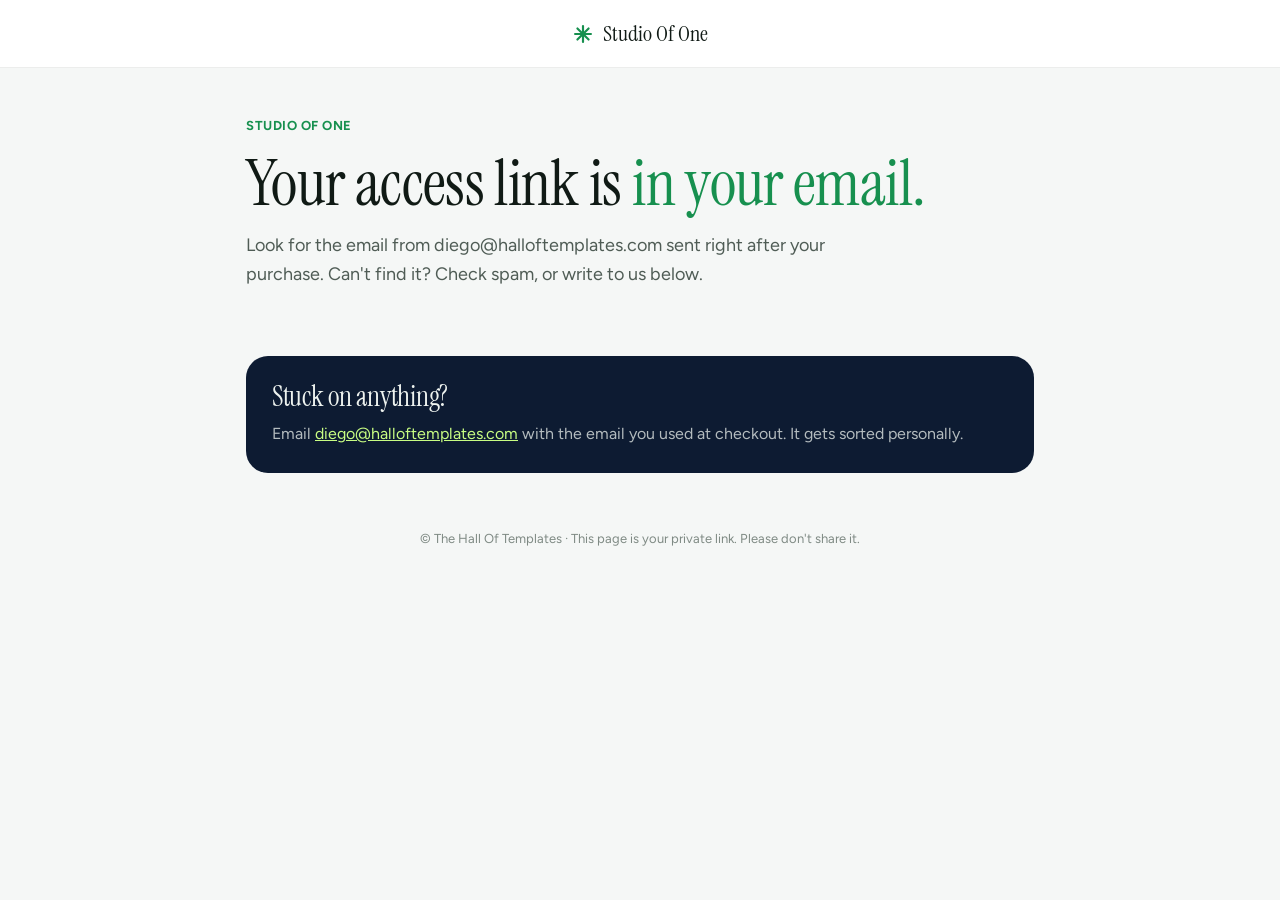
<file: index.html>
<!doctype html>
<html lang="en">
<head>
<meta charset="utf-8">
<meta name="viewport" content="width=device-width, initial-scale=1, viewport-fit=cover">
<meta name="robots" content="noindex, nofollow">
<title>Studio Of One access</title>
<link rel="stylesheet" href="https://fonts.googleapis.com/css2?family=Figtree:wght@400;500;600;700;800&family=Instrument+Serif&display=swap">
<link rel="stylesheet" href="style.css">
</head>
<body>
<div class="top"><svg viewBox="0 0 24 24" aria-hidden="true"><g stroke="#17904f" stroke-width="2.6" stroke-linecap="round" fill="none"><path d="M12 2.5v19"/><path d="M2.5 12h19"/><path d="M5.3 5.3l13.4 13.4"/><path d="M18.7 5.3L5.3 18.7"/></g></svg><b>Studio Of One</b></div>
<main class="wrap">
<section class="hero"><span class="eyebrow">STUDIO OF ONE</span><h1>Your access link is <em>in your email.</em></h1><p class="lead">Look for the email from diego@halloftemplates.com sent right after your purchase. Can't find it? Check spam, or write to us below.</p></section>
<div class="help">
<h2 style="font-size:28px">Stuck on anything?</h2>
<p>Email <a href="mailto:diego@halloftemplates.com">diego@halloftemplates.com</a> with the email you used at checkout. It gets sorted personally.</p>
</div>
</main>
<p class="ft">© The Hall Of Templates · This page is your private link. Please don't share it.</p>

</body>
</html>
</file>
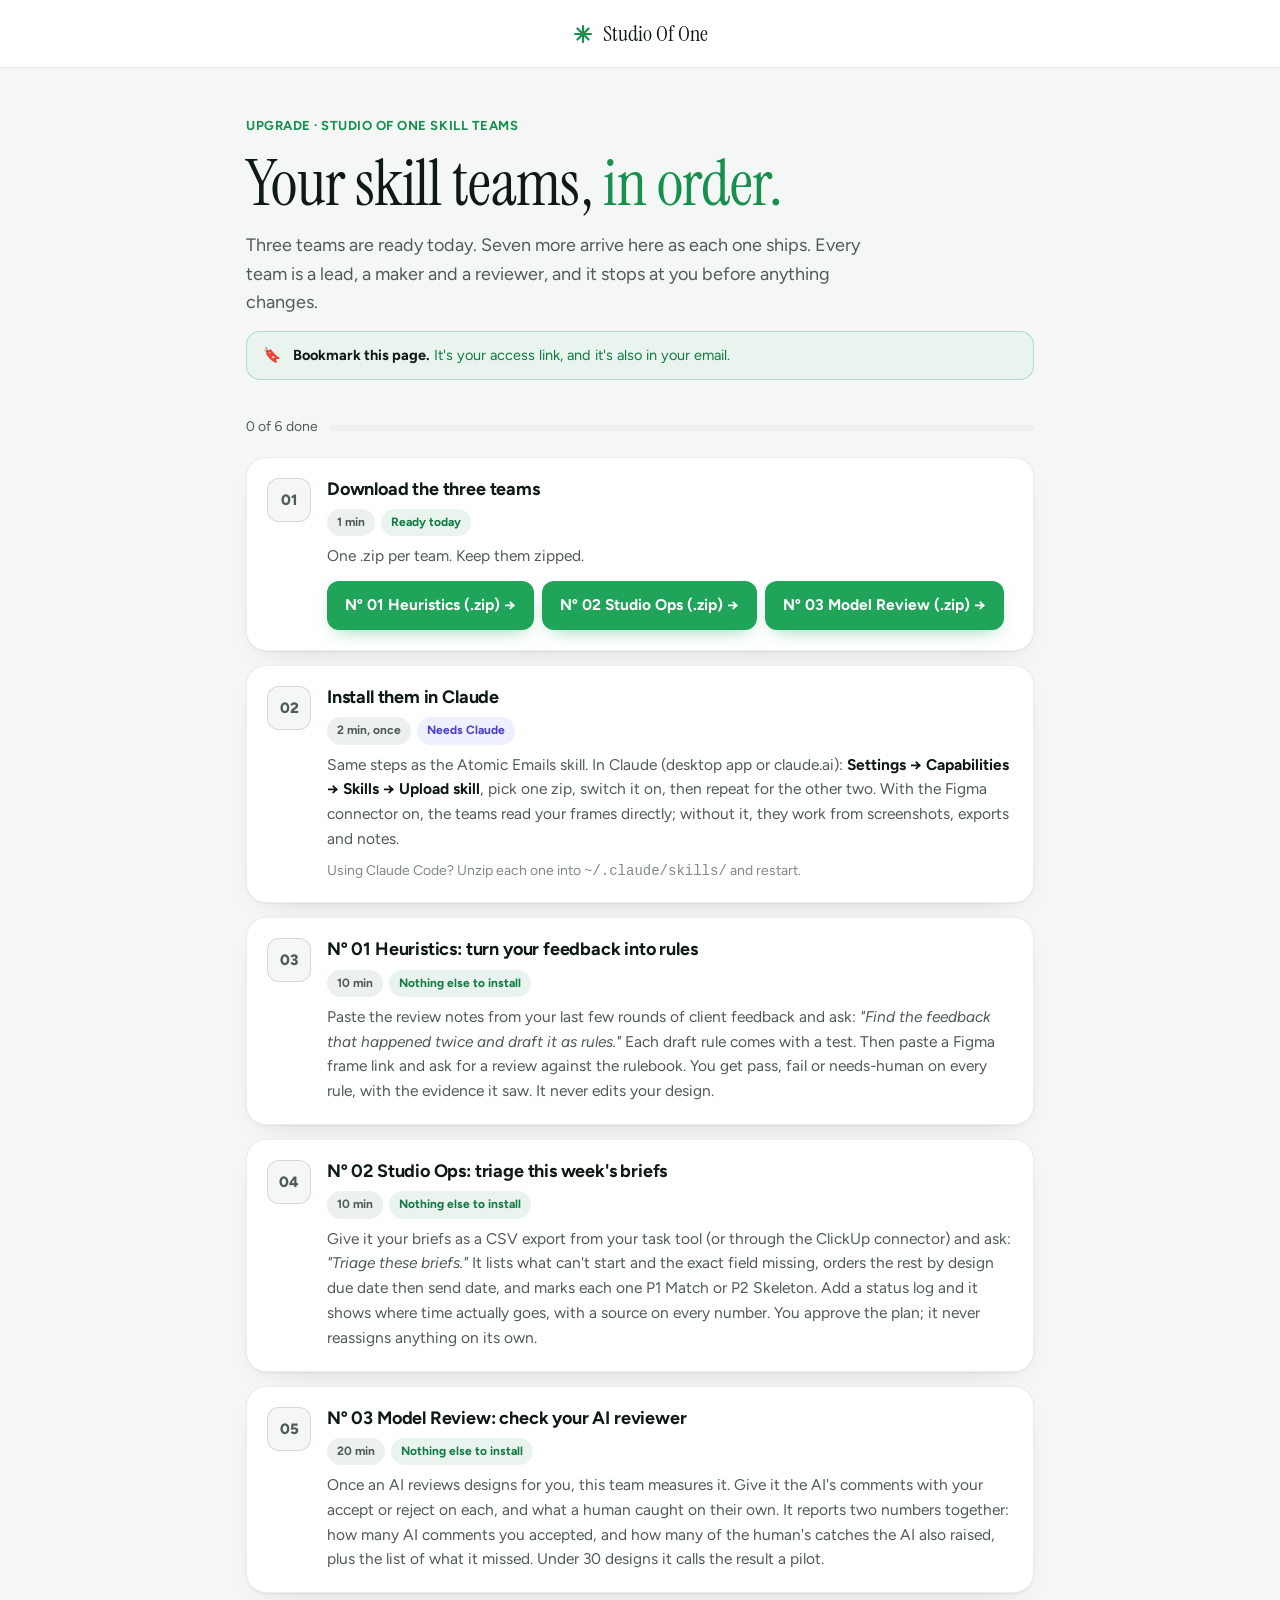
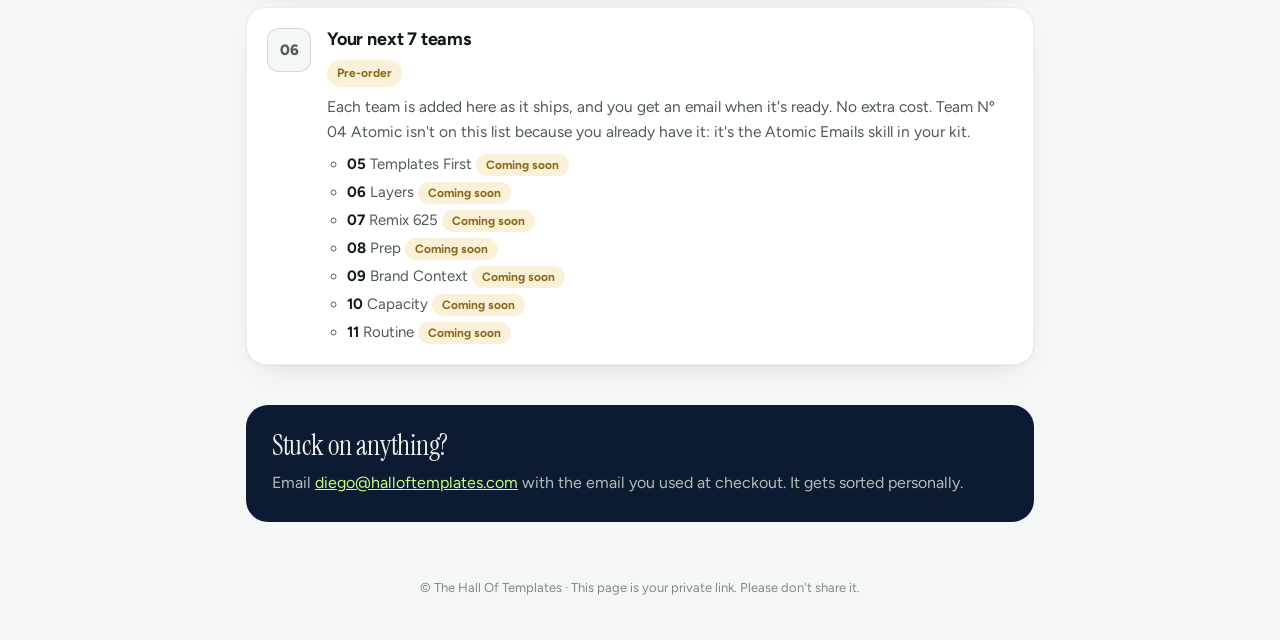
<file: pass-74409c/index.html>
<!doctype html>
<html lang="en">
<head>
<meta charset="utf-8">
<meta name="viewport" content="width=device-width, initial-scale=1, viewport-fit=cover">
<meta name="robots" content="noindex, nofollow">
<title>Your Studio Of One skill teams</title>
<link rel="stylesheet" href="https://fonts.googleapis.com/css2?family=Figtree:wght@400;500;600;700;800&family=Instrument+Serif&display=swap">
<link rel="stylesheet" href="../style.css">
</head>
<body>
<div class="top"><svg viewBox="0 0 24 24" aria-hidden="true"><g stroke="#17904f" stroke-width="2.6" stroke-linecap="round" fill="none"><path d="M12 2.5v19"/><path d="M2.5 12h19"/><path d="M5.3 5.3l13.4 13.4"/><path d="M18.7 5.3L5.3 18.7"/></g></svg><b>Studio Of One</b></div>
<main class="wrap">
<section class="hero">
<span class="eyebrow">UPGRADE · STUDIO OF ONE SKILL TEAMS</span>
<h1>Your skill teams, <em>in order.</em></h1>
<p class="lead">Three teams are ready today. Seven more arrive here as each one ships. Every team is a lead, a maker and a reviewer, and it stops at you before anything changes.</p>
<div class="save"><span>🔖</span><span><b>Bookmark this page.</b> It's your access link, and it's also in your email.</span></div>
</section>
<div class="bar"><span>0 of 6 done</span><i><b></b></i></div><ol class="steps">

<li class="st"><button class="num" type="button" aria-pressed="false" aria-label="Mark done: Download the three teams"></button><div class="body">
<h3>Download the three teams</h3>
<div class="chips"><span class="chip">1 min</span><span class="chip ok">Ready today</span></div>
<p>One .zip per team. Keep them zipped.</p>
<div class="links"><a class="go" href="heuristics-team.zip" download>Nº 01 Heuristics (.zip) →</a> <a class="go" href="studio-ops-team.zip" download>Nº 02 Studio Ops (.zip) →</a> <a class="go" href="model-review-team.zip" download>Nº 03 Model Review (.zip) →</a></div>
</div></li>

<li class="st"><button class="num" type="button" aria-pressed="false" aria-label="Mark done: Install them in Claude"></button><div class="body">
<h3>Install them in Claude</h3>
<div class="chips"><span class="chip">2 min, once</span><span class="chip need">Needs Claude</span></div>
<p>Same steps as the Atomic Emails skill. In Claude (desktop app or claude.ai): <b>Settings → Capabilities → Skills → Upload skill</b>, pick one zip, switch it on, then repeat for the other two. With the Figma connector on, the teams read your frames directly; without it, they work from screenshots, exports and notes.</p>
<p style="font-size:14px;color:var(--dim)">Using Claude Code? Unzip each one into <code>~/.claude/skills/</code> and restart.</p>
</div></li>

<li class="st"><button class="num" type="button" aria-pressed="false" aria-label="Mark done: Turn your feedback into rules"></button><div class="body">
<h3>Nº 01 Heuristics: turn your feedback into rules</h3>
<div class="chips"><span class="chip">10 min</span><span class="chip ok">Nothing else to install</span></div>
<p>Paste the review notes from your last few rounds of client feedback and ask: <i>"Find the feedback that happened twice and draft it as rules."</i> Each draft rule comes with a test. Then paste a Figma frame link and ask for a review against the rulebook. You get pass, fail or needs-human on every rule, with the evidence it saw. It never edits your design.</p>
</div></li>

<li class="st"><button class="num" type="button" aria-pressed="false" aria-label="Mark done: Triage this week's briefs"></button><div class="body">
<h3>Nº 02 Studio Ops: triage this week's briefs</h3>
<div class="chips"><span class="chip">10 min</span><span class="chip ok">Nothing else to install</span></div>
<p>Give it your briefs as a CSV export from your task tool (or through the ClickUp connector) and ask: <i>"Triage these briefs."</i> It lists what can't start and the exact field missing, orders the rest by design due date then send date, and marks each one P1 Match or P2 Skeleton. Add a status log and it shows where time actually goes, with a source on every number. You approve the plan; it never reassigns anything on its own.</p>
</div></li>

<li class="st"><button class="num" type="button" aria-pressed="false" aria-label="Mark done: Check your AI reviewer"></button><div class="body">
<h3>Nº 03 Model Review: check your AI reviewer</h3>
<div class="chips"><span class="chip">20 min</span><span class="chip ok">Nothing else to install</span></div>
<p>Once an AI reviews designs for you, this team measures it. Give it the AI's comments with your accept or reject on each, and what a human caught on their own. It reports two numbers together: how many AI comments you accepted, and how many of the human's catches the AI also raised, plus the list of what it missed. Under 30 designs it calls the result a pilot.</p>
</div></li>

<li class="st"><button class="num" type="button" aria-pressed="false" aria-label="Mark done: Your next 7 teams"></button><div class="body">
<h3>Your next 7 teams</h3>
<div class="chips"><span class="chip soon">Pre-order</span></div>
<p>Each team is added here as it ships, and you get an email when it's ready. No extra cost. Team Nº 04 Atomic isn't on this list because you already have it: it's the Atomic Emails skill in your kit.</p>
<ul>
<li><b>05</b> Templates First <span class="chip soon">Coming soon</span></li>
<li><b>06</b> Layers <span class="chip soon">Coming soon</span></li>
<li><b>07</b> Remix 625 <span class="chip soon">Coming soon</span></li>
<li><b>08</b> Prep <span class="chip soon">Coming soon</span></li>
<li><b>09</b> Brand Context <span class="chip soon">Coming soon</span></li>
<li><b>10</b> Capacity <span class="chip soon">Coming soon</span></li>
<li><b>11</b> Routine <span class="chip soon">Coming soon</span></li>
</ul>
</div></li>
</ol>
<div class="help">
<h2 style="font-size:28px">Stuck on anything?</h2>
<p>Email <a href="mailto:diego@halloftemplates.com">diego@halloftemplates.com</a> with the email you used at checkout. It gets sorted personally.</p>
</div>
</main>
<p class="ft">© The Hall Of Templates · This page is your private link. Please don't share it.</p>
<script src="../progress.js"></script>
</body>
</html>
</file>
<file: style.css>
/* Atomic Emails access pages. Same tokens as the funnel (DFY style). */
:root{--bg:#f5f7f6;--bg-2:#ecf1ee;--card:#fff;--line:rgba(16,28,22,.08);--line-2:rgba(16,28,22,.14);--text:#101a15;--muted:#4f5c55;--dim:#7f8a84;--green:#17904f;--green-2:#127a42;--green-3:#35c274;--mint:#e8f4ed;--cta:#1fa45a;--cta-hi:#18914e;--navy:#0d1b32;--navy-2:#13233d;--on-dark:#eef3ef;--on-dark-2:rgba(238,243,239,.74);--serif:"Instrument Serif",Georgia,serif;--sans:Figtree,system-ui,-apple-system,sans-serif;--ease:cubic-bezier(.22,1,.36,1);color-scheme:light}
*{box-sizing:border-box}
body{margin:0;background:var(--bg);color:var(--text);font:400 16px/1.6 var(--sans);-webkit-font-smoothing:antialiased}
h1,h2,h3{font-family:var(--serif);font-weight:400;margin:0;letter-spacing:-.01em;text-wrap:balance}
h1{font-size:clamp(40px,6vw,64px);line-height:1.03}
h1 em{font-style:normal;color:var(--green)}
h2{font-size:clamp(28px,4vw,40px);line-height:1.1}
p{margin:0}
a{color:inherit}
.wrap{max-width:820px;margin:0 auto;padding:0 max(16px,env(safe-area-inset-left,0px))}
.top{display:flex;align-items:center;gap:10px;justify-content:center;padding:16px;border-bottom:1px solid var(--line);background:#fff}
.top svg{width:20px;height:20px}
.top b{font-family:var(--serif);font-weight:400;font-size:22px}
.hero{padding:48px 0 28px;display:grid;gap:14px}
.eyebrow{font-size:13px;font-weight:700;color:var(--green);letter-spacing:.04em}
.lead{color:var(--muted);font-size:18px;max-width:640px}
.lead b{color:var(--text)}
.save{display:flex;gap:12px;align-items:center;background:var(--mint);border:1px solid rgba(23,144,79,.25);border-radius:14px;padding:12px 16px;font-size:14.5px;color:var(--green-2)}
.save b{color:var(--text)}
.bar{display:flex;align-items:center;gap:12px;margin:8px 0 18px;font-size:14px;color:var(--muted);font-variant-numeric:tabular-nums}
.bar i{flex:1;height:6px;border-radius:6px;background:var(--bg-2);overflow:hidden}
.bar i b{display:block;height:100%;width:0;background:linear-gradient(90deg,#17904f,#3cc985);transition:width .5s var(--ease)}
.steps{list-style:none;margin:0;padding:0;display:grid;gap:14px;counter-reset:s}
.st{background:var(--card);border:1px solid var(--line);border-radius:20px;padding:20px;display:grid;grid-template-columns:44px 1fr;gap:16px;box-shadow:0 1px 2px rgba(16,28,22,.05),0 12px 32px -22px rgba(16,28,22,.25);transition:border-color .3s var(--ease),background-color .3s var(--ease)}
.st.on{border-color:rgba(23,144,79,.45);background:#f7fcf9}
.num{counter-increment:s;width:44px;height:44px;border-radius:12px;border:1.5px solid var(--line-2);background:var(--bg);display:grid;place-items:center;font-weight:800;font-size:15px;color:var(--muted);cursor:pointer;padding:0;font-family:var(--sans)}
.num::before{content:counter(s,decimal-leading-zero)}
.st.on .num{background:var(--cta);border-color:var(--cta);color:#fff}
.st.on .num::before{content:"\2713"}
.num:focus-visible,.go:focus-visible{outline:2px solid var(--green);outline-offset:3px}
.body{display:grid;gap:8px;min-width:0}
.body h3{font-family:var(--sans);font-weight:700;font-size:18px;line-height:1.3}
.body p{color:var(--muted);font-size:15.5px}
.body ol,.body ul{margin:0;padding-left:20px;color:var(--muted);font-size:15px;display:grid;gap:4px}
.body ol b,.body ul b,.body p b{color:var(--text)}
.chips{display:flex;flex-wrap:wrap;gap:6px}
.chip{font-size:12px;font-weight:700;border-radius:999px;padding:4px 10px;background:var(--bg-2);color:var(--muted)}
.chip.ok{background:var(--mint);color:var(--green-2)}
.chip.need{background:#eef0ff;color:#4a3fc2}
.chip.soon{background:#fbf1d9;color:#8a6a1c}
.go{justify-self:start;display:inline-flex;align-items:center;gap:8px;background:var(--cta);color:#fff;text-decoration:none;font-weight:700;font-size:15.5px;border-radius:12px;padding:12px 18px;margin-top:4px;box-shadow:0 8px 20px -10px rgba(31,164,90,.6)}
.go:hover{background:var(--cta-hi)}
.go.ghost{background:transparent;color:var(--text);border:1.5px solid var(--line-2);box-shadow:none}
.links{display:flex;flex-wrap:wrap;gap:8px}
mark.ph{background:#fff3b0;color:#5a4500;border-radius:6px;padding:1px 6px;font-weight:600;font-size:.92em}
.help{margin:40px 0 56px;background:var(--navy);color:var(--on-dark);border-radius:22px;padding:26px;display:grid;gap:8px}
.help p{color:var(--on-dark-2)}
.help a{color:#c8fd83}
.ft{text-align:center;color:var(--dim);font-size:13px;padding:0 16px 40px}
@media (max-width:560px){.st{grid-template-columns:1fr}.go{justify-self:stretch;justify-content:center}}
@media (prefers-reduced-motion:reduce){*{transition:none!important}}
</file>
